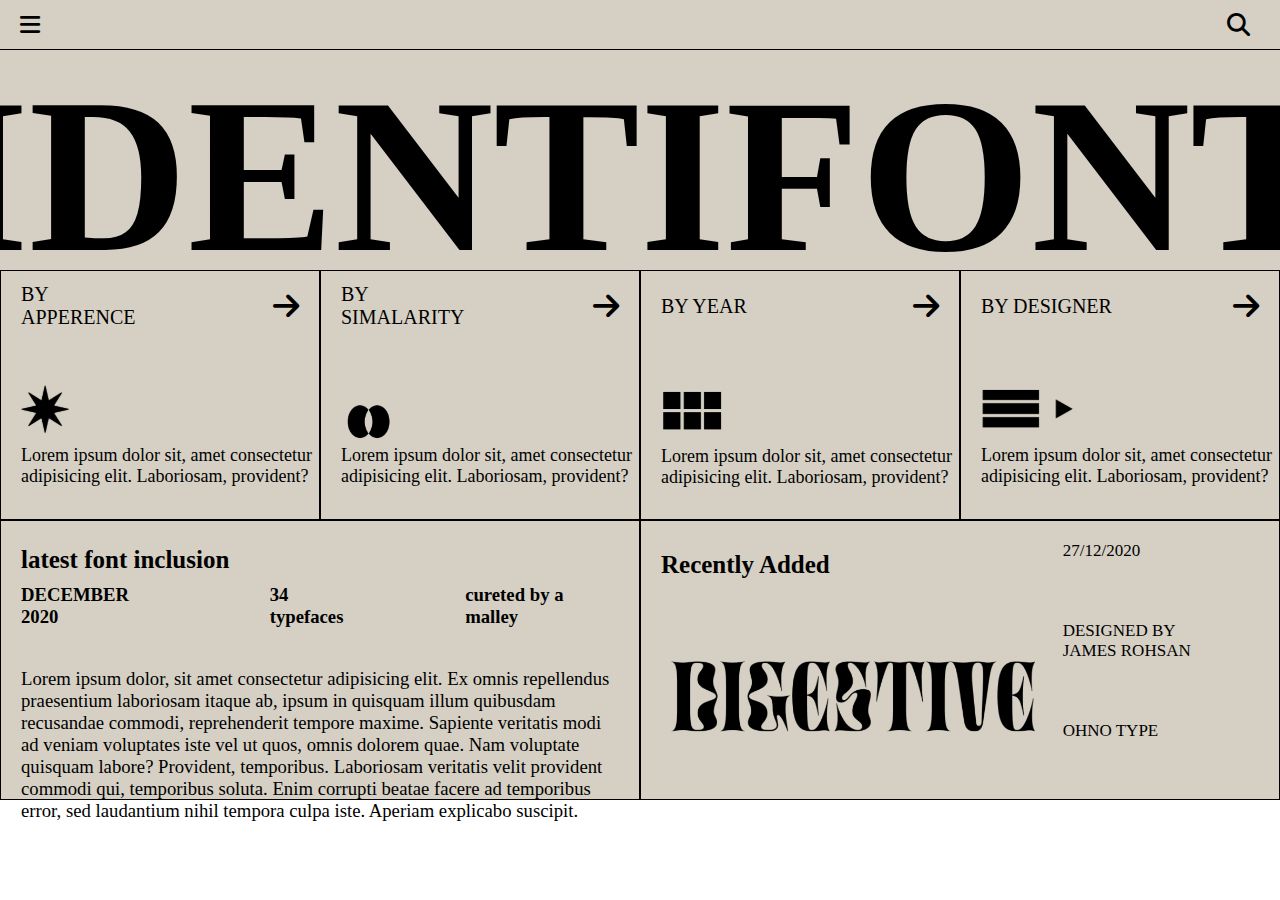
<file: index.html>
<!DOCTYPE html>
<html lang="en">
<head>
    <meta charset="UTF-8">
    <meta name="viewport" content="width=device-width, initial-scale=1.0">
    <title>identifont</title>
    <link rel="stylesheet" href="style.css">
    <link rel="stylesheet" href="https://cdnjs.cloudflare.com/ajax/libs/font-awesome/6.7.1/css/all.min.css">
</head>
<body>
  <div class="container">
    <!-- nav strat -->
    <nav>
    <div class="left">
        <i class="fa-solid fa-bars"></i>
    </div>
    <div class="right">
        <i class="fa-solid fa-magnifying-glass"></i>

    </div>
</nav>
<!-- nav end -->
 <div class="box-first">
  <h1 >IDENTIFONT</h1>
 </div>

<div class="box-second">
  <div class="inner-box">
<div class="part">
  <div class="left-part">
<p>BY APPERENCE</p>
  </div>
  <div class="right-part">
    <i class="fa-solid fa-arrow-right"></i>
  </div>

 
</div>

<div class="img-section">
  <img src="./star.jpeg" alt="">
<p style="margin-left: 20px; font-size: 18px;">Lorem ipsum dolor sit, amet consectetur adipisicing elit. Laboriosam, provident?</p>
</div>

  </div>
  <div class="inner-box">
    <div class="part">
      <div class="left-part">
    <p>BY SIMALARITY</p>
      </div>
      <div class="right-part">
        <i class="fa-solid fa-arrow-right"></i>
      </div>
    
     
    </div>
    
    <div style="margin-top: 10px;" class="img-section">
      <img style="height: 40px; margin-top: 30px; margin-left:20px" src="./cicle.jpeg" alt="">
    <p style="margin-left: 20px; font-size: 18px;">Lorem ipsum dolor sit, amet consectetur adipisicing elit. Laboriosam, provident?</p>
    </div>
    
  </div>
  <div class="inner-box">
    <div class="part">
      <div class="left-part">
    <p>BY YEAR</p>
      </div>
      <div class="right-part">
        <i class="fa-solid fa-arrow-right"></i>
      </div>
    
     
    </div>
    
    <div style="margin-top: 18px;" class="img-section">
      <img src="./Screenshot_25-11-2024_104926_cdn.dribbble.com.jpeg" alt="">
    <p style="margin-left: 20px; font-size: 18px;">Lorem ipsum dolor sit, amet consectetur adipisicing elit. Laboriosam, provident?</p>
    </div>
  </div>
  <div class="inner-box">
    <div class="part">
      <div class="left-part">
    <p>BY DESIGNER</p>
      </div>
      <div class="right-part">
        <i class="fa-solid fa-arrow-right"></i>
      </div>
    
     
    </div>
    
    <div style="margin-top: 18px;" class="img-section">
      <img src="./corner.jpeg" alt="">
    <p style="margin-left: 20px; font-size: 18px;">Lorem ipsum dolor sit, amet consectetur adipisicing elit. Laboriosam, provident?</p>
    </div>
  </div>
  <!-- <div class="inner-box">
    <div class="part">
      <div class="left-part">
    <p>BY APPERENCE</p>
      </div>
      <div class="right-part">
        <i class="fa-solid fa-arrow-right"></i>
      </div>
    
     
    </div>
    
    <div class="img-section">
      <img src="./star.jpeg" alt="">
    <p style="margin-left: 20px; font-size: 18px;">Lorem ipsum dolor sit, amet consectetur adipisicing elit. Laboriosam, provident?</p>
    </div>
  </div> -->
</div>

<div class="third-box">
  <div class="third-inner">

    <h3 style="margin-left: 20px; margin-bottom: 10px; padding-top: 25px; font-size: 25px;">latest font inclusion<h3>
      <div class="december">
        <div style="font-weight: 600;" class="first">
<p style="margin-left: 20px; ">DECEMBER 2020</p>
        </div>
        <div style="font-weight: 600;"class="second">
<p style="margin-left: 100px;">34 typefaces</p>
        </div>
        <div  style="font-weight: 600;" class="third">
<p style="margin-left: 100px;">cureted by a malley</p>
        </div>
      </div>


      <p style="margin-top: 40px; margin-left: 20px; font-weight: 400;">Lorem ipsum dolor, sit amet consectetur adipisicing elit. Ex omnis repellendus praesentium laboriosam itaque ab, ipsum in quisquam illum quibusdam recusandae commodi, reprehenderit tempore maxime. Sapiente veritatis modi ad veniam voluptates iste vel ut quos, omnis dolorem quae. Nam voluptate quisquam labore? Provident, temporibus. Laboriosam veritatis velit provident commodi qui, temporibus soluta. Enim corrupti beatae facere ad temporibus error, sed laudantium nihil tempora culpa iste. Aperiam explicabo suscipit.</p>
  </div>


  <div  class="third-inner">
    <div class="part-left">
    <h4 style="margin-top: 30px; font-size: 25px; margin-left: 20px;">Recently Added</h4>
 <img style=" heigth:
 200px; width: auto; width: 400px; margin-top:60px ; margin-left: 20px;" src="./pera.jpeg" alt="">


  </div>
  <div class="part-right">
    <ul>
      <li style="margin-top: 20px;">27/12/2020</li>
      <li>DESIGNED BY JAMES ROHSAN</li>
      <li>OHNO TYPE</li>
    </ul>
  </div>
  </div>
</div>
    
</body>

</html>
</file>
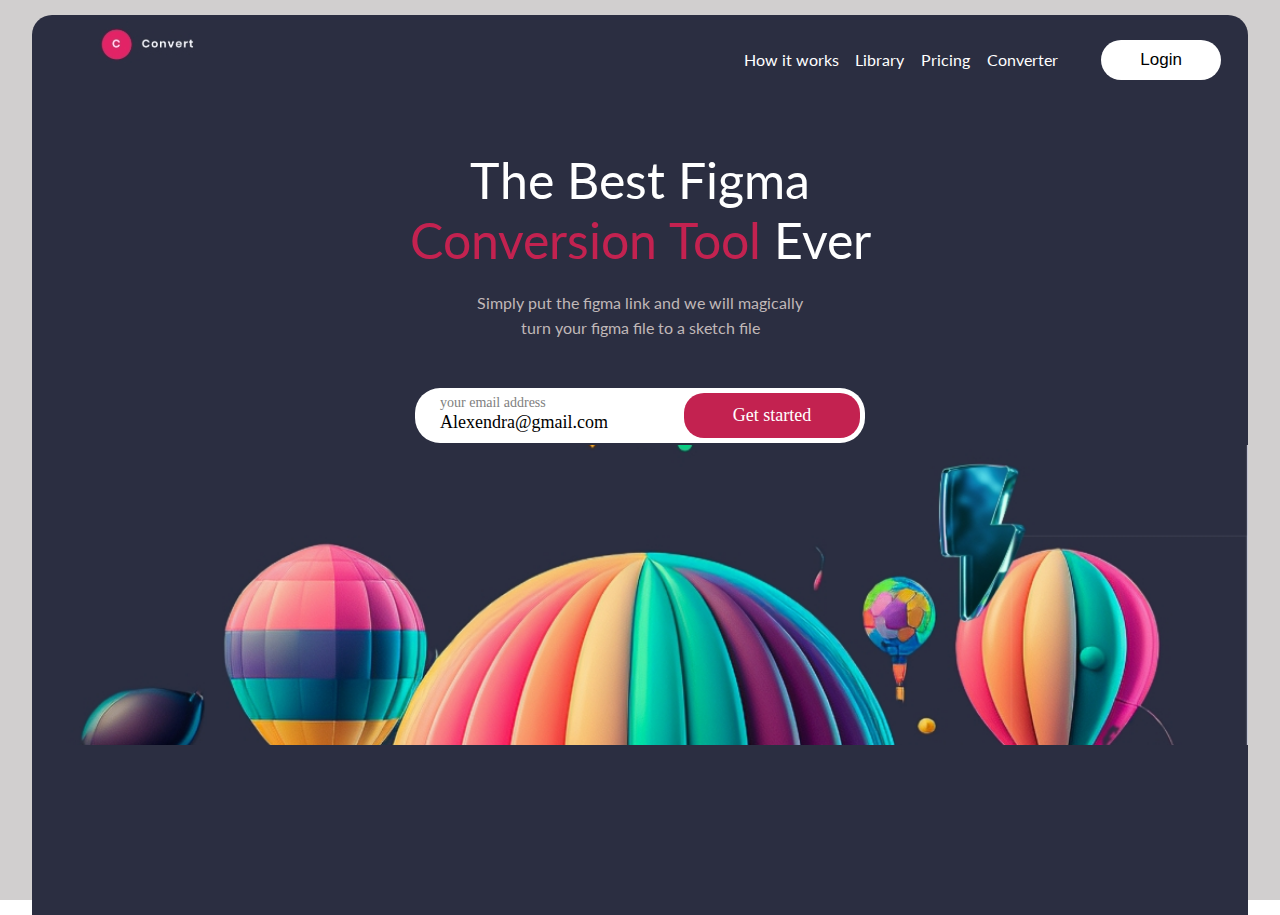
<file: figma/index.html>
<!DOCTYPE html>
<html lang="en">
<head>
    <meta charset="UTF-8">
    <meta name="viewport" content="width=device-width, initial-scale=1.0">
    <title>figma conversion</title>
    <link rel="stylesheet" href="style.css">
</head>
<body>
    <div class="container">
        <div class="box">
            <nav>
                <div class="left-nav">
    <img src="./Screenshot_21-11-2024_152552_cdn.dribbble.com.jpeg" alt="">
                </div>
    
                <div class="right-nav">
    <ul>
        <li><a href="">How it works</a></li>
        <li><a href="">Library</a></li>
        <li><a href="">Pricing</a></li>
        <li><a href="">Converter</a></li>
    </ul>
                </div>
                <div class="login">
    <button class="btn">Login</button>
                </div>
            </nav>
             <!-- hero-section start -->
         <div class="hero-section">
            <h1>The Best Figma  <br><em> Conversion Tool </em>Ever </h1>
            <p>Simply put the figma link and we  will magically <br> turn your figma file to a sketch file</p>
        
         </div>
         <div class="btn-section">

    <div class="div-section">
        <div class="first-part">
<p style="position: relative; left: 25px; top: 7px; color: gray; font-size: 14px;">your email address</p>
<p style="position: relative; left:25px; top: 8px; font-size: 18px;">Alexendra@gmail.com</p>
        </div>
        <div class="second-part">
            <p style="color: white; font-size: 18px; ;">Get started</p>
        </div>
</div>
         </div>

        

         <!-- hero-section end -->
    

        <div class="bg-img">

        </div>
        
    </div>
    
</body>
</html>
</file>
<file: style.css>
*{
    margin: 0;
    padding: 0;
    box-sizing: border-box;
}
.container{
    height: auto;
    width: 100%;
    background-color: #d6d0c4;
}
nav{
    height: 50px;
    width: 100%;
    /* background-color: aquamarine; */
    display: flex;
    border-bottom: 1px solid black;
}
.left{
    width: 50%;
    /* background-color: blue; */
    display: flex;
    align-items: center;
    justify-content: start;
    margin-left: 20px;
    font-size: 23px;
}
.right{
    width: 50%;
    /* border-color: brown; */
    display: flex;
    align-items: center;
    justify-content: end;
    margin-right: 30px;
    font-size: 23px;
}
.box-first{
    height: 220px;
    width: 100%;
    /* background-color: brown; */
}
.box-second{
    height: 250px;
    width: 100%;
    /* background-color: blueviolet; */
    display: flex;
    flex-wrap: wrap;
}
.inner-box{
    height: auto;
    width: 25%;
    /* background-color: chartreuse; */
    border: 1px solid black;
}
.third-box{
    height: 280px;
    width: 100%;
    /* background-color: chocolate; */
    display: flex;

}
.third-inner{
    width: 50%;
    /* background-color: cadetblue; */
    border: 1px solid black;
    padding-right: 20px;

}
.part{
    width: 100%;
    height: 70px;
    /* background-color: cornflowerblue; */
    display: flex;
}
.left-part{
    width: 50%;
    /* background-color: cyan; */
    display: flex;
    align-items: center;
    justify-content: start;
}
.left-part p{
    margin-left: 20px;
    margin-block: 10px;
}
.right-part{
    width: 50%;
    /* background-color: darkolivegreen; */
    display: flex;
    align-items: center;
    justify-content: end;

}
.right-part i{
    margin-right: 20px;
    font-size: 30px;
    margin-block: 10px;
}
.img-section{
    padding-top: 20px;
}
.left-part p{
    font-size: 20px;
}
.december{
    display: flex;
    align-items: center;
    margin-bottom: 20px;
    margin-top: 10px;
    
}
.part-left{
    height: auto;
    width: 65%;
    /* background-color: brown; */
}
.part-right{
    height: auto;
    width: 30%;
    /* background-color: chartreuse; */
    padding-left: 20px;

}
.third-inner:nth-child(2){
    display: flex;

}
.part-right ul{
    list-style: none;
}
.part-right ul li {
    font-size: 17px;
    margin-bottom: 60px;
}
.box-first {
    display: flex;
    justify-content: center;
    font-size: 110px;
    padding-top: 0px;
}

/* responsive */
@media(max-width:768px) {
    .container{
        height: auto;
        width:100%;
    }
    nav{
        height: 50px;
        width: 100%;
    }
    .right-nav{
        display: none;
    }
    .box-first{
        height: 200px;
        width: 100%;
        display: flex;
        justify-content: center;
    }
    .box-first h1{
         font-size: 90px;
         margin-top: 35px;
    }
    .box-second{
        height: auto;
        width: 100%;
        /* background-color: blueviolet; */
        display: flex;
        
    }
    .inner-box{
        height: auto;
        width: 100%;
        /* background-color: chartreuse; */
        border: 1px solid black;
        display: flex;
        flex: wrap;
        flex-direction: column;
    }
    .third-box{
        height: auto;
        width: 100%;
        /* background-color: chocolate; */
        display: flex;
        flex-wrap: wrap;
    
    }
    .third-inner{
        width: 100%;
        /* background-color: cadetblue; */
        border: 1px solid black;
        padding-right: 20px;
        flex-wrap: wrap;
    
    
    }
    .third-inner p{
        margin-bottom: 20px;
    }
    .december{
        display: flex;
        align-items: center;
        margin-bottom: 20px;
        margin-top: 10px;
    
        
    }
    .part-right{
        padding-left: 20px;
        width: 28%;
        /* background-color: chartreuse; */
        margin-right: 0;
        padding-left: 30px;
        margin-top: 10px;

    } 
    
    
   
}
</file>
<file: figma/style.css>
@import url('https://fonts.googleapis.com/css2?family=DM+Sans:ital,opsz,wght@0,9..40,100..1000;1,9..40,100..1000&family=Josefin+Sans:ital,wght@0,100..700;1,100..700&family=Lato:ital,wght@0,100;0,300;0,400;0,700;0,900;1,100;1,300;1,400;1,700;1,900&family=Montserrat:ital,wght@0,100..900;1,100..900&family=Poppins:ital,wght@0,100;0,200;0,300;0,400;0,500;0,600;0,700;0,800;0,900;1,100;1,200;1,300;1,400;1,500;1,600;1,700;1,800;1,900&family=Roboto+Condensed:ital,wght@0,100..900;1,100..900&family=Rubik:ital,wght@0,300..900;1,300..900&family=Sour+Gummy:ital,wght@0,100..900;1,100..900&display=swap');
*{
    margin: 0;
    padding: 0;
    box-sizing: border-box;
}
.container{
    height: 100vh;
    width: 100%;
    background-color: rgb(209, 207, 207);
    display: flex;
    align-items: center;
    justify-content: center;
    padding-top: 30px;


}
.box{
    height: 100vh;
    width: 95%;
    background-color:  #2b2e41;
    border-radius: 20px 20px  0px 0px;
    
}
nav{
    height: 10%;
    width: 100%;
    /* background-color: aqua; */
    display: flex;
}
.left-nav{
    width: 60%;
    /* background-color:green; */

}
.right-nav{
    width: 30%;
    /* background-color: aquamarine; */
    display: flex;
    align-items: center;
    justify-content: center;
}
.right-nav ul{
    width: 100%;
    /* background-color: brown; */
    display: flex;
    align-items: center;
    justify-content: space-evenly;
    list-style: none;
}
.right-nav ul li a{
    color: white;
    text-decoration: none;
    font-size: 16px;
    font-family:"Lato", sans-serif;

}
.login{
    width: 15%;
    /* background-color: rgb(228, 142, 11); */
    display: flex;
    align-items: center;
    justify-content: center;
    font-size: 20px;
}
.left-nav img{
    margin-left: 50px;
}
.btn{
    height: 40px;
    width: 120px;
    border: none;
    border-radius: 20px;
    color: black;
    background-color: white;
    font-size: 17px;

}
.hero-section{
    height: 280px;
    width: 100%;
    /* background-color:blanchedalmond; */
    display: flex;
    align-items: center;
    justify-content: center;
    flex-direction: column;
}

.hero-section h1{
    font-family: "Lato", sans-serif;
    font-weight: 400;
    font-size: 50px;
    text-align: center;
    color: white;
    /* line-height: 70px; */
}
.hero-section em{
    font-style: normal;
    color: rgb(195, 34, 80);
}
.hero-section p{
    font-size: 16px;text-align: center;
    margin-top: 20px;
    font-family:"Lato", sans-serif; 
    line-height: 25px;
    color: rgb(192, 184, 184);
}
.btn-section
{
    height: 60px;
    width: 100%;
    /* background-color: blueviolet; */
    display: flex;
    align-items: center;
    justify-content: center;
}
.div-section{
    height: 55px;
    width: 450px;
    background-color: white;
    border-radius: 25px;
    border:none;
    display: flex;
}
.bg-img{
    height: 300px;
    width: 100%;
    background-image: url(./ballon.jpeg);
    background-repeat: no-repeat;
    background-position: center;
    background-size: cover;
}
.first-part{
    width: 60%;
    /* display: flex; */
    /* align-items: center; */
    /* justify-content: start; */
    /* flex-direction: column; */
    /* margin-left: 0px; */
    /* text-align: center; */
    /* background-color: brown; */
    
    
}
.second-part{
    width: 40%;
    background-color:rgb(195, 34, 80);
    border-radius: 20px;
    margin-inline: 5px;
    margin-block: 5px;
    display: flex;
    align-items: center;
    justify-content: center;
}

/* resonsive */
@media (max-width:768px) {
    .container{
        height: auto;
        width: 100%;
    }
    .box{
        height: 100vh;
        width: 95%;
        
        
    }
    nav{
        height: 10%;
        width: 100%;
        
    }
    .left-nav{
        width: 30%;
        /* background-color:green; */
        display:flex ;
        align-items: center;
        justify-content: center;
    
    }
    .left-nav img{
        /* width: 1000px; */
        /* height: 60px; */
    }
    .right-nav{
       display: none;
    }
    .login{
        width: 60%;
        /* background-color: rgb(228, 142, 11); */
        display: flex;
        align-items: center;
        justify-content: end;
        font-size: 20px;
        /* margin-right: 40px; */
    }
    .btn{
        height: 30px;
        width: 100px;
        border: none;
        border-radius: 20px;
        color: black;
        background-color: white;
        font-size: 17px;
    
    }

    
}
</file>
